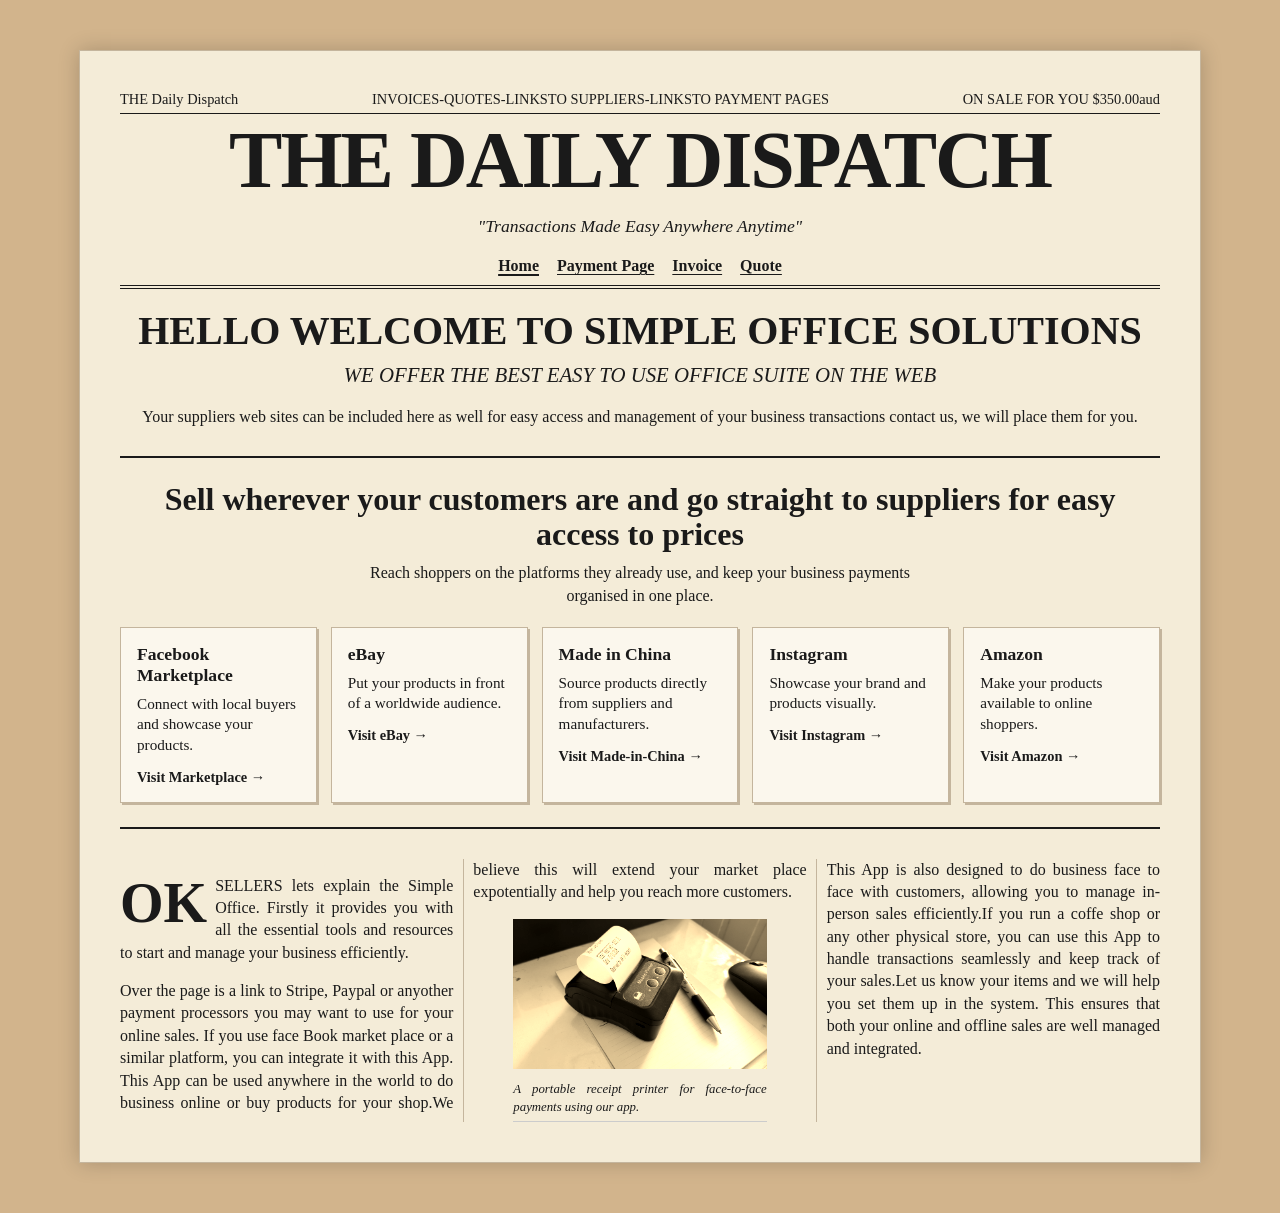
<file: index.html>
<!DOCTYPE html>
<html lang="en">
<head>
    <meta charset="UTF-8">
    <meta name="viewport" content="width=device-width, initial-scale=1.0">
    <meta name="description" content="The Industrial Gazette brings together simple business tools for sellers, including payment pages, invoices, quotes, and supplier links.">
    <link rel="canonical" href="https://kineticmeasure.shop/">
    <meta property="og:type" content="website">
    <meta property="og:title" content="The Industrial Gazette | Simple Office Solutions">
    <meta property="og:description" content="Simple business tools for sellers, with payment pages, invoices, quotes, and supplier links.">
    <meta property="og:url" content="https://kineticmeasure.shop/">
    <meta property="og:image" content="https://kineticmeasure.shop/officeprint.jpg">
    <title>The Industrial Gazette | Simple Office Solutions</title>
    <link rel="stylesheet" href="style.css">
</head>
<body>

<div class="newspaper-container">
    <header>
        <div class="meta-data">
            <span>THE Daily Dispatch</span>
            <span>INVOICES-QUOTES-LINKSTO SUPPLIERS-LINKSTO PAYMENT PAGES</span>
            <span>ON SALE FOR YOU $350.00aud</span>
        </div>

        <h1 class="logo">THE Daily DISPATCH</h1>

        <div class="motto">
            "Transactions Made Easy Anywhere Anytime"
        </div>

        <nav class="page-navigation" aria-label="Page navigation">
            <a href="index.html" aria-current="page">Home</a>
            <a href="page2.html">Payment Page</a>
            <a href="invoice.html">Invoice</a>
            <a href="quote.html">Quote</a>
        </nav>
    </header>

    <main class="content">
        <section class="main-headline">
            <h2>HELLO WELCOME TO SIMPLE OFFICE SOLUTIONS</h2>
            <h3>WE OFFER THE BEST EASY TO USE OFFICE SUITE ON THE WEB</h3>
            <p>Your suppliers web sites can be included here as well for easy access and management of your business transactions contact us, we will place them for you.</p>
        </section>

        <section class="marketplace-section" aria-labelledby="marketplace-heading">
            <h2 id="marketplace-heading">Sell wherever your customers are and go straight to suppliers for easy access to prices</h2>
            <p class="marketplace-intro">Reach shoppers on the platforms they already use, and keep your business payments organised in one place.</p>
            <div class="marketplace-cards">
                <a class="marketplace-card" href="https://www.facebook.com/marketplace/" target="_blank" rel="noopener noreferrer">
                    <h3>Facebook Marketplace</h3>
                    <p>Connect with local buyers and showcase your products.</p>
                    <span>Visit Marketplace &rarr;</span>
                </a>
                <a class="marketplace-card" href="https://www.ebay.com/" target="_blank" rel="noopener noreferrer">
                    <h3>eBay</h3>
                    <p>Put your products in front of a worldwide audience.</p>
                    <span>Visit eBay &rarr;</span>
                </a>
                <a class="marketplace-card" href="https://www.made-in-china.com/" target="_blank" rel="noopener noreferrer">
                    <h3>Made in China</h3>
                    <p>Source products directly from suppliers and manufacturers.</p>
                    <span>Visit Made-in-China &rarr;</span>
                </a>
                <a class="marketplace-card" href="https://www.instagram.com/" target="_blank" rel="noopener noreferrer">
                    <h3>Instagram</h3>
                    <p>Showcase your brand and products visually.</p>
                    <span>Visit Instagram &rarr;</span>
                </a>
                <a class="marketplace-card" href="https://www.amazon.com/" target="_blank" rel="noopener noreferrer">
                    <h3>Amazon</h3>
                    <p>Make your products available to online shoppers.</p>
                    <span>Visit Amazon &rarr;</span>
                </a>
            </div>
        </section>

        <div class="columns">
            <p><span class="drop-cap">OK</span> SELLERS lets explain the Simple Office. Firstly it provides you with all the essential tools and resources to start and manage your business efficiently.</p>

            <p>Over the page is a link to Stripe, Paypal or anyother payment processors you may want to use for your online sales. If you use face Book market place or a similar platform, you can integrate it with this App. This App can be used anywhere in the world to do business online or buy products for your shop.We believe this will extend your market place expotentially and help you reach more customers.</p>

            <figure>
                <img class="image-placeholder" src="officeprint.jpg" alt="A portable printer printing a receipt on a desk">
                <figcaption>A portable receipt printer for face-to-face payments using our app.</figcaption>
            </figure>

            <p>This App is also designed to do business face to face with customers, allowing you to manage in-person sales efficiently.If you run a coffe shop or any other physical store, you can use this App to handle transactions seamlessly and keep track of your sales.Let us know your items and we will help you set them up in the system. This ensures that both your online and offline sales are well managed and integrated.</p>

            <p></p>
        </div>
    </main>
</div>

</body>
</html>
</file>
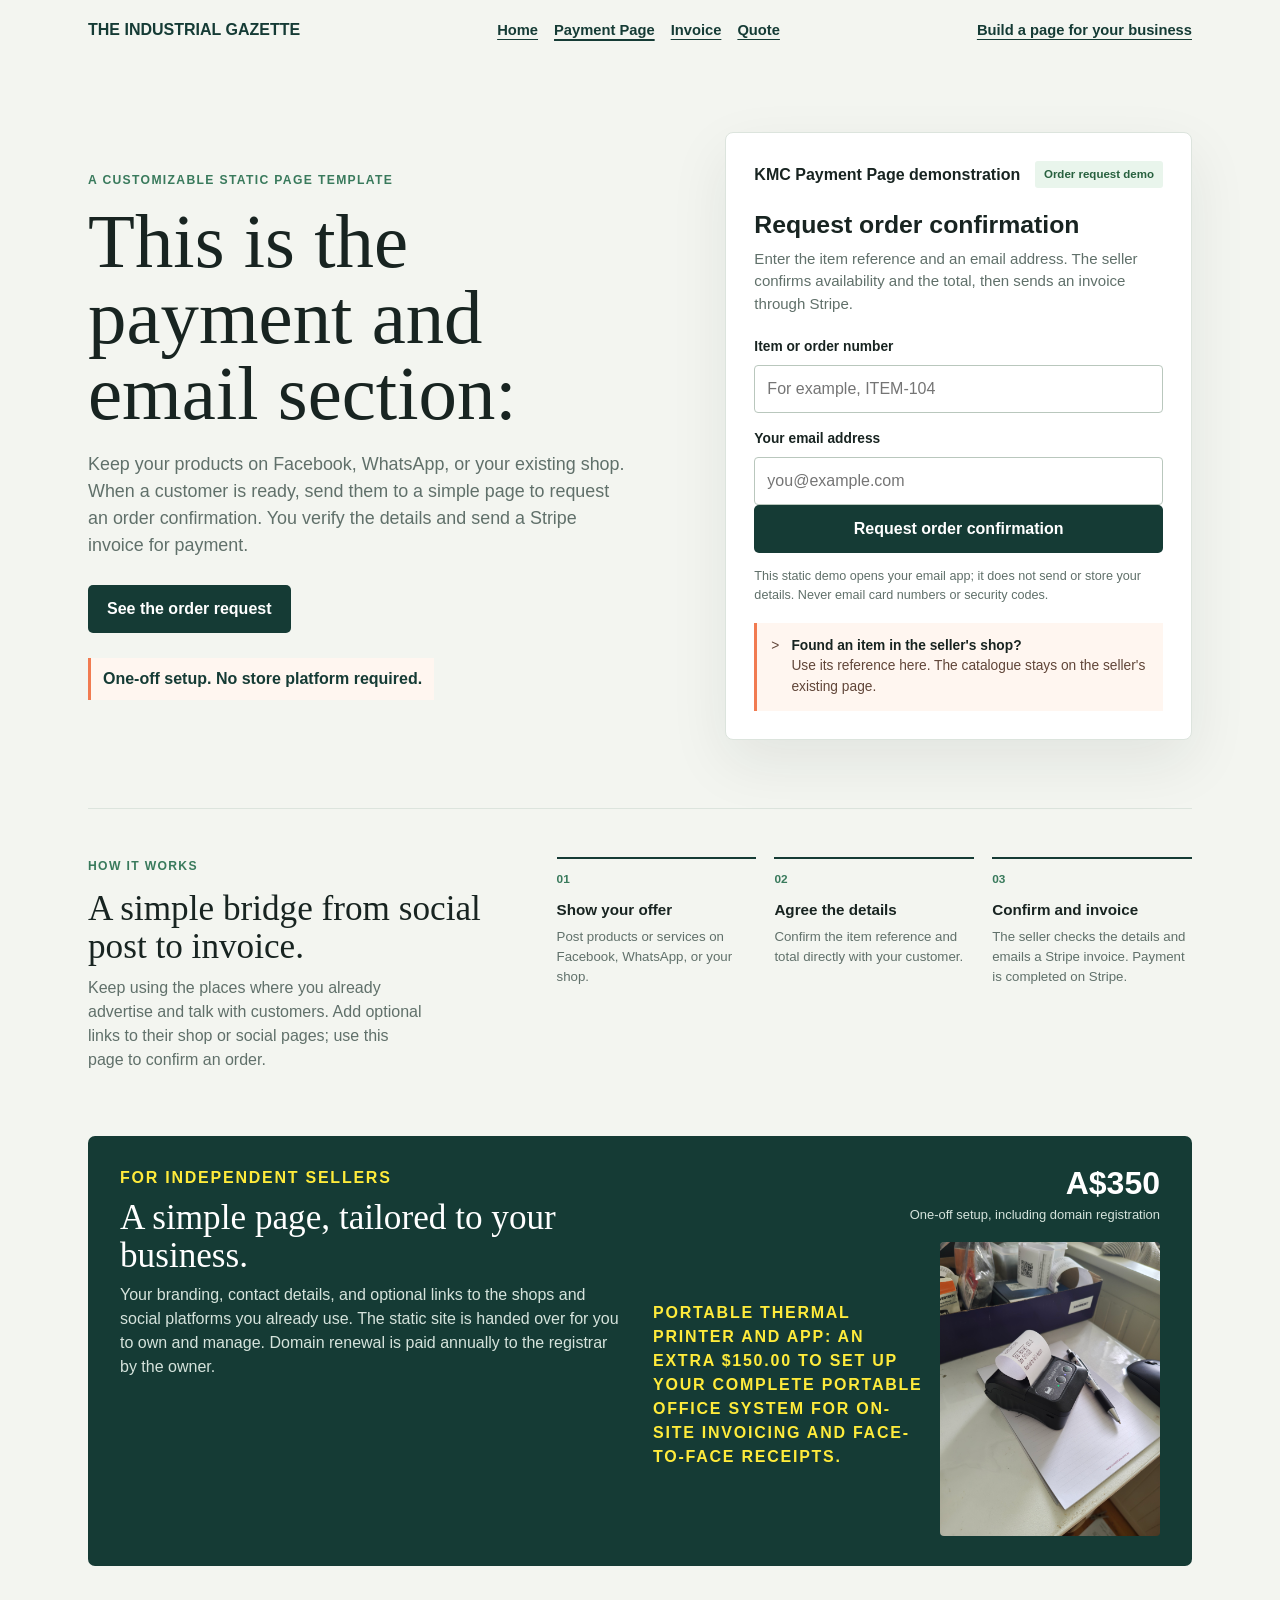
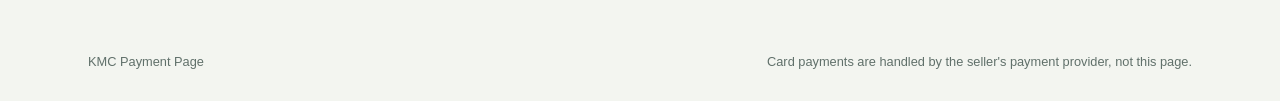
<file: page2.html>
<!DOCTYPE html>
<html lang="en">
<head>
<meta charset="UTF-8">
<meta name="viewport" content="width=device-width, initial-scale=1.0">
<meta name="theme-color" content="#153b35">
<meta name="description" content="A customizable static page template that helps independent sellers turn social-media enquiries into confirmed orders and payment invoices.">
<title>Payment Page | The Industrial Gazette</title>
<link rel="canonical" href="https://kineticmeasure.shop/page2.html">
<meta property="og:type" content="website">
<meta property="og:title" content="Payment Page | The Industrial Gazette">
<meta property="og:description" content="Customizable payment-page templates for independent sellers.">
<meta property="og:url" content="https://kineticmeasure.shop/page2.html">
<meta property="og:image" content="https://kineticmeasure.shop/officeprint.jpg">

<style>
  :root {
    color-scheme: light;
    --ink: #182421;
    --muted: #60706a;
    --paper: #f3f5f0;
    --surface: #ffffff;
    --forest: #153b35;
    --mint: #c9efdc;
    --orange: #f17b51;
    --line: #dce4dd;
  }

  * { box-sizing: border-box; }

  html { scroll-behavior: smooth; }

  body {
    margin: 0;
    background: var(--paper);
    color: var(--ink);
    font-family: "Trebuchet MS", "Segoe UI", sans-serif;
    line-height: 1.5;
  }

  a { color: inherit; }

  .topbar {
    display: flex;
    align-items: center;
    justify-content: space-between;
    flex-wrap: wrap;
    gap: 18px;
    max-width: 1160px;
    margin: 0 auto;
    padding: 18px 28px;
  }

  .brand {
    display: inline-flex;
    align-items: center;
    gap: 11px;
    color: var(--forest);
    font-size: 1rem;
    font-weight: 800;
    text-decoration: none;
  }

  .brand img {
    width: 42px;
    height: 42px;
    object-fit: contain;
    border-radius: 50%;
  }

  .page-navigation {
    display: flex;
    flex-wrap: wrap;
    gap: 16px;
  }

  .page-navigation a {
    color: var(--forest);
    font-size: 0.92rem;
    font-weight: 700;
    text-underline-offset: 4px;
  }

  .page-navigation a[aria-current="page"] {
    text-decoration-thickness: 2px;
  }

  .topbar-cta {
    color: var(--forest);
    font-size: 0.92rem;
    font-weight: 700;
    text-decoration-thickness: 1px;
    text-underline-offset: 4px;
  }

  main {
    max-width: 1160px;
    margin: 0 auto;
    padding: 18px 28px 64px;
  }

  .hero {
    display: grid;
    grid-template-columns: minmax(0, 1.08fr) minmax(340px, 0.92fr);
    align-items: center;
    gap: clamp(36px, 7vw, 92px);
    padding: 54px 0 68px;
  }

  .eyebrow {
    margin: 0 0 15px;
    color: #397a5c;
    font-size: 0.76rem;
    font-weight: 800;
    letter-spacing: 0.11em;
    text-transform: uppercase;
  }

  h1, h2, p { margin-top: 0; }

  h1 {
    max-width: 660px;
    margin-bottom: 19px;
    font-family: Georgia, "Times New Roman", serif;
    font-size: clamp(2.8rem, 6vw, 5.25rem);
    font-weight: 500;
    letter-spacing: 0;
    line-height: 0.99;
  }

  .hero-copy {
    max-width: 540px;
    margin-bottom: 26px;
    color: var(--muted);
    font-size: 1.12rem;
  }

  .button {
    display: inline-flex;
    min-height: 48px;
    align-items: center;
    justify-content: center;
    padding: 12px 19px;
    border: 0;
    border-radius: 5px;
    background: var(--forest);
    color: #fff;
    font: inherit;
    font-weight: 800;
    text-align: center;
    text-decoration: none;
    cursor: pointer;
  }

  .button:hover { background: #20584b; }

  .hero-note {
    display: flex;
    width: fit-content;
    align-items: center;
    min-height: 42px;
    margin: 1.6em 0 0;
    padding: 8px 12px;
    border-left: 3px solid var(--orange);
    background: #fff6f0;
    color: var(--forest);
    font-size: 1rem;
    font-weight: 800;
  }

  .payment-panel {
    position: relative;
    padding: 28px;
    border: 1px solid var(--line);
    border-radius: 8px;
    background: var(--surface);
    box-shadow: 0 22px 60px rgba(24, 36, 33, 0.08);
  }

  .panel-topline {
    display: flex;
    align-items: center;
    justify-content: space-between;
    gap: 12px;
    margin-bottom: 23px;
  }

  .panel-topline strong { font-size: 1rem; }

  .status {
    padding: 5px 9px;
    border-radius: 3px;
    background: #e9f5ec;
    color: #28613f;
    font-size: 0.72rem;
    font-weight: 800;
  }

  .payment-panel h2 {
    margin-bottom: 8px;
    font-size: 1.55rem;
    line-height: 1.15;
  }

  .panel-copy {
    margin-bottom: 22px;
    color: var(--muted);
    font-size: 0.94rem;
  }

  label {
    display: block;
    margin: 16px 0 7px;
    font-size: 0.86rem;
    font-weight: 800;
  }

  input {
    width: 100%;
    min-height: 48px;
    padding: 11px 12px;
    border: 1px solid #b9c7bd;
    border-radius: 4px;
    background: #fff;
    color: var(--ink);
    font: inherit;
  }

  input:focus-visible, .button:focus-visible, a:focus-visible {
    outline: 3px solid var(--orange);
    outline-offset: 3px;
  }

  .payment-note {
    color: var(--muted);
    font-size: 0.79rem;
  }

  .payment-note { margin: 15px 0 0; }

  .payment-actions {
    display: grid;
    gap: 10px;
  }

  .payment-actions .button { width: 100%; }

  .payment-note { margin: 14px 0 0; }

  .no-catalogue {
    display: flex;
    align-items: flex-start;
    gap: 12px;
    margin-top: 18px;
    padding: 13px 14px;
    border-left: 3px solid var(--orange);
    background: #fff6f0;
    color: #604538;
    font-size: 0.86rem;
  }

  .no-catalogue strong { color: var(--ink); }

  .process {
    display: grid;
    grid-template-columns: 0.8fr 1.2fr;
    gap: 45px;
    padding: 48px 0;
    border-top: 1px solid var(--line);
  }

  .process h2, .offer h2 {
    margin-bottom: 10px;
    font-family: Georgia, "Times New Roman", serif;
    font-size: 2.2rem;
    font-weight: 500;
    line-height: 1.08;
  }

  .process-intro { max-width: 340px; color: var(--muted); }

  .steps {
    display: grid;
    grid-template-columns: repeat(3, 1fr);
    gap: 18px;
    margin: 0;
    padding: 0;
    list-style: none;
  }

  .steps li { padding-top: 12px; border-top: 2px solid var(--forest); }
  .steps span { display: block; margin-bottom: 11px; color: #397a5c; font-size: 0.74rem; font-weight: 800; }
  .steps strong { display: block; margin-bottom: 5px; font-size: 0.95rem; }
  .steps p { margin: 0; color: var(--muted); font-size: 0.83rem; }

  .offer {
    display: grid;
    grid-template-columns: minmax(0, 1fr) minmax(0, 1fr);
    align-items: stretch;
    gap: 26px;
    padding: 30px 32px;
    border-radius: 7px;
    background: var(--forest);
    color: #fff;
  }

  .offer .eyebrow { margin-bottom: 9px; color: #ffeb3b; font-size: 1rem; }
  .offer h2 { margin-bottom: 8px; }
  .offer p { max-width: 590px; margin: 0; color: #d5e3dc; }
  .offer-aside { display: flex; flex-direction: column; align-items: stretch; justify-content: space-between; gap: 18px; }
  .offer-price { min-width: 170px; text-align: right; }
  .offer-price strong { display: block; font-size: 2rem; line-height: 1.1; }
  .offer-price span { display: block; margin-top: 4px; color: #d5e3dc; font-size: 0.81rem; }
  .offer-product { display: grid; width: 100%; grid-template-columns: minmax(0, 1fr) minmax(120px, 220px); align-items: center; gap: 14px; }
  .offer-image { display: block; width: 100%; height: auto; border-radius: 4px; }
  .offer-product p { margin: 0; }

  footer {
    display: flex;
    justify-content: space-between;
    gap: 20px;
    max-width: 1160px;
    margin: 0 auto;
    padding: 22px 28px 30px;
    color: var(--muted);
    font-size: 0.8rem;
  }

  @media (max-width: 820px) {
    .hero { grid-template-columns: 1fr; gap: 34px; padding-top: 32px; }
    .payment-panel { max-width: 560px; }
    .process { grid-template-columns: 1fr; gap: 18px; }
  }

  @media (max-width: 680px) {
    .offer { grid-template-columns: 1fr; }
    .offer-price { min-width: 0; text-align: left; }
    .offer-product { grid-template-columns: minmax(0, 1fr) minmax(100px, 150px); gap: 10px; }
  }

  @media (max-width: 560px) {
    .topbar, main { padding-right: 18px; padding-left: 18px; }
    .topbar { padding-top: 14px; padding-bottom: 14px; }
    .brand { font-size: 0.92rem; }
    .topbar-cta, .page-navigation a { font-size: 0.8rem; }
    .hero { padding-top: 28px; padding-bottom: 44px; }
    h1 { font-size: 3rem; }
    .hero-note { margin: 1.6em 0 0; }
    .payment-panel { padding: 21px 18px; }
    .steps { grid-template-columns: 1fr; gap: 15px; }
    .steps li { display: grid; grid-template-columns: 36px 1fr; column-gap: 8px; }
    .steps span { grid-row: span 2; margin: 0; }
    .steps strong { margin-bottom: 2px; }
    .offer { padding: 25px 21px; }
    footer { flex-direction: column; gap: 5px; padding-right: 18px; padding-left: 18px; }
  }

  @media (prefers-reduced-motion: reduce) {
    html { scroll-behavior: auto; }
  }
</style>
</head>

<body>
  <header class="topbar">
    <a class="brand" href="index.html" aria-label="Home">
      <span>THE INDUSTRIAL GAZETTE</span>
    </a>
    <nav class="page-navigation" aria-label="Page navigation">
      <a href="index.html">Home</a>
      <a href="page2.html" aria-current="page">Payment Page</a>
      <a href="invoice.html">Invoice</a>
      <a href="quote.html">Quote</a>
    </nav>
    <a class="topbar-cta" href="#offer">Build a page for your business</a>
  </header>

  <main id="top">
    <section class="hero" aria-labelledby="main-heading">
      <div>
        <p class="eyebrow">A customizable static page template</p>
        <h1 id="main-heading">This is the payment and email section: </h1>
        <p class="hero-copy">Keep your products on Facebook, WhatsApp, or your existing shop. When a customer is ready, send them to a simple page to request an order confirmation. You verify the details and send a Stripe invoice for payment.</p>
        <a class="button" href="#payment">See the order request</a>
        <p class="hero-note">One-off setup. No store platform required.</p>
      </div>

      <section class="payment-panel" id="payment" aria-labelledby="payment-heading">
        <div class="panel-topline">
          <strong>KMC Payment Page demonstration</strong>
          <span class="status">Order request demo</span>
        </div>
        <h2 id="payment-heading">Request order confirmation</h2>
        <p class="panel-copy">Enter the item reference and an email address. The seller confirms availability and the total, then sends an invoice through Stripe.</p>

        <form id="order-form">
          <label for="order-reference">Item or order number</label>
          <input id="order-reference" name="reference" type="text" maxlength="40" placeholder="For example, ITEM-104" autocomplete="off" required>

          <label for="customer-email">Your email address</label>
          <input id="customer-email" name="email" type="email" maxlength="254" placeholder="you@example.com" autocomplete="email" required>

          <div class="payment-actions">
            <button class="button" type="submit">Request order confirmation</button>
          </div>
          <p class="payment-note" id="order-note" aria-live="polite">This static demo opens your email app; it does not send or store your details. Never email card numbers or security codes.</p>
        </form>

        <div class="no-catalogue">
          <span aria-hidden="true">&gt;</span>
          <div><strong>Found an item in the seller's shop?</strong><br>Use its reference here. The catalogue stays on the seller's existing page.</div>
        </div>
      </section>
    </section>

    <section class="process" aria-labelledby="process-heading">
      <div>
        <p class="eyebrow">How it works</p>
        <h2 id="process-heading">A simple bridge from social post to invoice.</h2>
        <p class="process-intro">Keep using the places where you already advertise and talk with customers. Add optional links to their shop or social pages; use this page to confirm an order.</p>
      </div>
      <ol class="steps">
        <li><span>01</span><strong>Show your offer</strong><p>Post products or services on Facebook, WhatsApp, or your shop.</p></li>
        <li><span>02</span><strong>Agree the details</strong><p>Confirm the item reference and total directly with your customer.</p></li>
        <li><span>03</span><strong>Confirm and invoice</strong><p>The seller checks the details and emails a Stripe invoice. Payment is completed on Stripe.</p></li>
      </ol>
    </section>

    <section class="offer" id="offer" aria-labelledby="offer-heading">
      <div>
        <p class="eyebrow">For independent sellers</p>
        <h2 id="offer-heading">A simple page, tailored to your business.</h2>
        <p>Your branding, contact details, and optional links to the shops and social platforms you already use. The static site is handed over for you to own and manage. Domain renewal is paid annually to the registrar by the owner.</p>
      </div>
      <div class="offer-aside">
        <div class="offer-price"><strong>A$350</strong><span>One-off setup, including domain registration</span></div>
        <div class="offer-product">
          <p class="eyebrow">Portable thermal printer and app: an extra $150.00 to set up your complete portable office system for on-site invoicing and face-to-face receipts.</p>
          <img class="offer-image" src="officeprint.jpg" width="1200" height="900" loading="lazy" decoding="async" alt="A small portable printer printing a receipt on a desk">
        </div>
      </div>
    </section>
  </main>

  <footer>
    <span>KMC Payment Page</span>
    <span>Card payments are handled by the seller's payment provider, not this page.</span>
  </footer>

  <script>
    // Set the seller's public order-contact email before publishing.
    const sellerEmail = "kineticmeasure@outlook.com";
    const orderForm = document.querySelector("#order-form");
    const orderNote = document.querySelector("#order-note");

    orderForm.addEventListener("submit", (event) => {
      event.preventDefault();
      if (!orderForm.reportValidity()) return;

      if (!sellerEmail) {
        orderNote.textContent = "Demo only: the seller must add their order-contact email before publishing.";
        return;
      }

      const formData = new FormData(orderForm);
      const subject = `Order confirmation request: ${formData.get("reference")}`;
      const body = [
        `Item or order number: ${formData.get("reference")}`,
        `Customer email: ${formData.get("email")}`,
        "Please confirm availability and the total, then send an invoice if agreed."
      ].join("\n");
      window.location.href = `mailto:${sellerEmail}?subject=${encodeURIComponent(subject)}&body=${encodeURIComponent(body)}`;
    });
  </script>
</body>
</html>
</file>
<file: style.css>
body {
    background-color: #d2b48c; /* Fallback */
    display: flex;
    justify-content: center;
    padding: 50px 20px;
    margin: 0;
    color: #1a1a1a;
    font-family: 'Times New Roman', serif;
}

.newspaper-container {
    background-color: #f4ecd8;
    max-width: 1040px;
    padding: 40px;
    box-shadow: 0 0 20px rgba(0,0,0,0.2);
    border: 1px solid #c4b59d;
}

/* The Logo Header */
header {
    text-align: center;
    border-bottom: 4px double #1a1a1a;
    margin-bottom: 20px;
}

.page-navigation {
    display: flex;
    justify-content: center;
    flex-wrap: wrap;
    gap: 18px;
    padding: 10px 0;
}

.page-navigation a {
    color: #1a1a1a;
    font-weight: bold;
    text-underline-offset: 3px;
}

.page-navigation a[aria-current="page"] {
    text-decoration-thickness: 2px;
}

.meta-data {
    display: flex;
    justify-content: space-between;
    font-family: 'Special Elite', cursive;
    font-size: 0.9rem;
    border-bottom: 1px solid #1a1a1a;
    padding-bottom: 5px;
}

.logo {
    font-family: 'Playfair Display', serif;
    font-weight: 900;
    font-size: 5rem;
    margin: 10px 0;
    letter-spacing: -2px;
    text-transform: uppercase;
    line-height: 0.9;
}

.motto {
    font-style: italic;
    padding: 10px 0;
    font-size: 1.1rem;
}

/* Headlines */
.main-headline {
    text-align: center;
    margin-bottom: 30px;
}

h2 {
    font-family: 'Playfair Display', serif;
    font-size: 2.5rem;
    margin: 0;
    line-height: 1.1;
}

h3 {
    font-weight: normal;
    font-style: italic;
    font-size: 1.3rem;
    margin-top: 10px;
}

.marketplace-section {
    border-top: 2px solid #1a1a1a;
    border-bottom: 2px solid #1a1a1a;
    padding: 24px 0;
    margin-bottom: 30px;
    text-align: center;
}

.marketplace-section h2 {
    font-size: 2rem;
}

.marketplace-intro {
    max-width: 560px;
    margin: 10px auto 20px;
    line-height: 1.4;
}

.marketplace-cards {
    display: flex;
    flex-wrap: wrap;
    justify-content: center;
    gap: 14px;
}

.marketplace-card {
    flex: 1 1 135px;
    max-width: 210px;
    padding: 16px;
    border: 1px solid #c4b59d;
    background: #fbf7ed;
    color: inherit;
    text-align: left;
    text-decoration: none;
    box-shadow: 2px 2px 0 #c4b59d;
}

.marketplace-card:hover,
.marketplace-card:focus-visible {
    background: #fffdf7;
    box-shadow: 3px 3px 0 #1a1a1a;
}

.marketplace-card h3 {
    margin: 0 0 8px;
    font-size: 1.1rem;
    font-weight: bold;
    font-style: normal;
}

.marketplace-card p {
    margin: 0 0 12px;
    font-size: 0.95rem;
    line-height: 1.35;
}

.marketplace-card span {
    font-size: 0.9rem;
    font-weight: bold;
}

/* Columns for that News feel */
.columns {
    column-count: 3;
    column-gap: 20px;
    column-rule: 1px solid #c4b59d;
    text-align: justify;
    line-height: 1.4;
}

.drop-cap {
    float: left;
    font-size: 3.5rem;
    line-height: 1;
    padding-right: 8px;
    font-family: 'Playfair Display', serif;
    font-weight: bold;
}

/* Vintage Image Placeholder */
figure {
    break-inside: avoid;
}

.image-placeholder {
    width: 100%;
    height: 150px;
    background-color: #333; /* Represents a grainy B&W photo */
    filter: sepia(1) contrast(1.2);
    margin-bottom: 5px;
    object-fit: cover;
}

figcaption {
    font-size: 0.8rem;
    font-style: italic;
    margin-bottom: 15px;
    border-bottom: 1px solid #ccc;
    padding-bottom: 5px;
}
</file>
